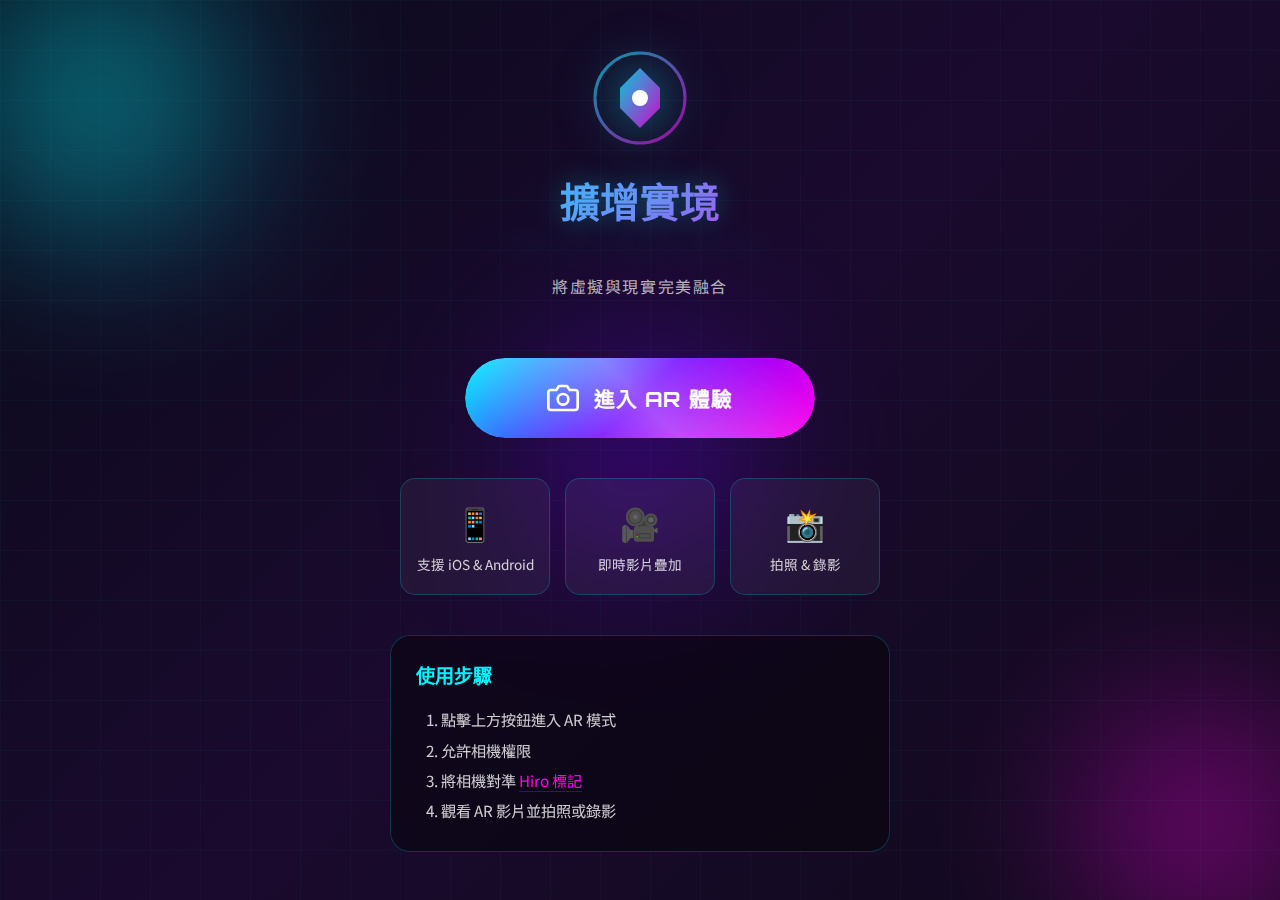
<file: index.html>
<!DOCTYPE html>
<html lang="zh-TW">
<head>
    <meta charset="UTF-8">
    <meta name="viewport" content="width=device-width, initial-scale=1.0, maximum-scale=1.0, user-scalable=no">
    <meta name="apple-mobile-web-app-capable" content="yes">
    <meta name="mobile-web-app-capable" content="yes">
    <title>AR 體驗 - 擴增實境網站</title>
    <link rel="stylesheet" href="styles.css">
    <link href="https://fonts.googleapis.com/css2?family=Orbitron:wght@400;700;900&family=Noto+Sans+TC:wght@400;700&display=swap" rel="stylesheet">
</head>
<body class="landing-page">
    <!-- 動態背景 -->
    <div class="animated-background">
        <div class="gradient-orb orb-1"></div>
        <div class="gradient-orb orb-2"></div>
        <div class="gradient-orb orb-3"></div>
        <div class="grid-overlay"></div>
    </div>

    <!-- 主要內容 -->
    <div class="landing-container">
        <div class="content-wrapper">
            <!-- Logo/標題區 -->
            <div class="header-section">
                <div class="logo-icon">
                    <svg viewBox="0 0 100 100" xmlns="http://www.w3.org/2000/svg">
                        <defs>
                            <linearGradient id="logoGradient" x1="0%" y1="0%" x2="100%" y2="100%">
                                <stop offset="0%" style="stop-color:#00f5ff;stop-opacity:1" />
                                <stop offset="100%" style="stop-color:#ff00ea;stop-opacity:1" />
                            </linearGradient>
                        </defs>
                        <circle cx="50" cy="50" r="45" fill="none" stroke="url(#logoGradient)" stroke-width="3" opacity="0.6"/>
                        <polygon points="50,20 70,40 70,60 50,80 30,60 30,40" fill="url(#logoGradient)" opacity="0.8"/>
                        <circle cx="50" cy="50" r="8" fill="#fff"/>
                    </svg>
                </div>
                <h1 class="main-title">
                    <span class="title-line">擴增實境</span>
                    <span class="title-line subtitle">AR EXPERIENCE</span>
                </h1>
                <p class="tagline">將虛擬與現實完美融合</p>
            </div>

            <!-- CTA 按鈕 -->
            <div class="cta-section">
                <button id="enterARBtn" class="enter-ar-button">
                    <span class="button-bg"></span>
                    <span class="button-content">
                        <svg class="button-icon" viewBox="0 0 24 24" fill="none" xmlns="http://www.w3.org/2000/svg">
                            <path d="M23 19a2 2 0 0 1-2 2H3a2 2 0 0 1-2-2V8a2 2 0 0 1 2-2h4l2-3h6l2 3h4a2 2 0 0 1 2 2z" stroke="currentColor" stroke-width="2" stroke-linecap="round" stroke-linejoin="round"/>
                            <circle cx="12" cy="13" r="4" stroke="currentColor" stroke-width="2" stroke-linecap="round" stroke-linejoin="round"/>
                        </svg>
                        <span class="button-text">進入 AR 體驗</span>
                    </span>
                    <span class="button-shine"></span>
                </button>
                
                <div class="info-cards">
                    <div class="info-card">
                        <div class="card-icon">📱</div>
                        <div class="card-text">支援 iOS & Android</div>
                    </div>
                    <div class="info-card">
                        <div class="card-icon">🎥</div>
                        <div class="card-text">即時影片疊加</div>
                    </div>
                    <div class="info-card">
                        <div class="card-icon">📸</div>
                        <div class="card-text">拍照 & 錄影</div>
                    </div>
                </div>
            </div>

            <!-- 使用說明 -->
            <div class="instructions">
                <h3>使用步驟</h3>
                <ol>
                    <li>點擊上方按鈕進入 AR 模式</li>
                    <li>允許相機權限</li>
                    <li>將相機對準 <a href="marker.html" target="_blank">Hiro 標記</a></li>
                    <li>觀看 AR 影片並拍照或錄影</li>
                </ol>
            </div>
        </div>
    </div>

    <script>
        // 進入 AR 體驗
        document.getElementById('enterARBtn').addEventListener('click', function() {
            // 添加點擊動畫
            this.style.transform = 'scale(0.95)';
            setTimeout(() => {
                this.style.transform = '';
                window.location.href = 'ar.html';
            }, 150);
        });

        // 背景動畫
        const orbs = document.querySelectorAll('.gradient-orb');
        orbs.forEach((orb, index) => {
            const duration = 20 + index * 5;
            orb.style.animationDuration = `${duration}s`;
        });
    </script>
</body>
</html>
</file>
<file: styles.css>
/* ===========================
   全域樣式與重置
   =========================== */
* {
    margin: 0;
    padding: 0;
    box-sizing: border-box;
    -webkit-tap-highlight-color: transparent;
}

body {
    font-family: 'Noto Sans TC', -apple-system, BlinkMacSystemFont, sans-serif;
    overflow: hidden;
    width: 100vw;
    height: 100vh;
    position: fixed;
    background: #000;
    color: #fff;
}

/* ===========================
   Landing Page 樣式
   =========================== */
.landing-page {
    overflow: hidden;
}

.animated-background {
    position: fixed;
    top: 0;
    left: 0;
    width: 100%;
    height: 100%;
    background: linear-gradient(135deg, #0a0a1a 0%, #1a0a2e 50%, #0f0a1a 100%);
    overflow: hidden;
    z-index: 0;
}

/* 動態漸層球體 */
.gradient-orb {
    position: absolute;
    border-radius: 50%;
    filter: blur(80px);
    opacity: 0.6;
    animation: float 20s ease-in-out infinite;
}

.orb-1 {
    width: 400px;
    height: 400px;
    background: radial-gradient(circle, #00f5ff 0%, transparent 70%);
    top: -100px;
    left: -100px;
    animation-delay: 0s;
}

.orb-2 {
    width: 350px;
    height: 350px;
    background: radial-gradient(circle, #ff00ea 0%, transparent 70%);
    bottom: -100px;
    right: -100px;
    animation-delay: -7s;
}

.orb-3 {
    width: 300px;
    height: 300px;
    background: radial-gradient(circle, #7000ff 0%, transparent 70%);
    top: 50%;
    left: 50%;
    transform: translate(-50%, -50%);
    animation-delay: -14s;
}

@keyframes float {
    0%, 100% { transform: translate(0, 0) scale(1); }
    25% { transform: translate(30px, -30px) scale(1.1); }
    50% { transform: translate(-20px, 20px) scale(0.9); }
    75% { transform: translate(20px, 30px) scale(1.05); }
}

/* 網格覆蓋層 */
.grid-overlay {
    position: absolute;
    top: 0;
    left: 0;
    width: 100%;
    height: 100%;
    background-image: 
        linear-gradient(rgba(0, 245, 255, 0.03) 1px, transparent 1px),
        linear-gradient(90deg, rgba(0, 245, 255, 0.03) 1px, transparent 1px);
    background-size: 50px 50px;
    animation: gridMove 20s linear infinite;
}

@keyframes gridMove {
    0% { transform: translate(0, 0); }
    100% { transform: translate(50px, 50px); }
}

/* 主容器 */
.landing-container {
    position: relative;
    z-index: 1;
    width: 100%;
    height: 100%;
    display: flex;
    align-items: center;
    justify-content: center;
    padding: 20px;
}

.content-wrapper {
    max-width: 500px;
    width: 100%;
    text-align: center;
    animation: fadeInUp 1s ease-out;
}

@keyframes fadeInUp {
    from {
        opacity: 0;
        transform: translateY(30px);
    }
    to {
        opacity: 1;
        transform: translateY(0);
    }
}

/* Logo 與標題 */
.header-section {
    margin-bottom: 60px;
    animation: fadeInUp 1s ease-out 0.2s both;
}

.logo-icon {
    width: 100px;
    height: 100px;
    margin: 0 auto 30px;
    animation: rotate3d 10s linear infinite;
}

@keyframes rotate3d {
    0% { transform: rotateY(0deg) rotateX(0deg); }
    50% { transform: rotateY(180deg) rotateX(10deg); }
    100% { transform: rotateY(360deg) rotateX(0deg); }
}

.logo-icon svg {
    width: 100%;
    height: 100%;
    filter: drop-shadow(0 0 20px rgba(0, 245, 255, 0.5));
}

.main-title {
    font-family: 'Orbitron', sans-serif;
    font-size: 2.5rem;
    font-weight: 900;
    line-height: 1.2;
    margin-bottom: 15px;
    background: linear-gradient(135deg, #00f5ff 0%, #ff00ea 100%);
    -webkit-background-clip: text;
    -webkit-text-fill-color: transparent;
    background-clip: text;
    text-shadow: 0 0 30px rgba(0, 245, 255, 0.3);
}

.title-line {
    display: block;
}

.subtitle {
    font-size: 1.2rem;
    font-weight: 400;
    letter-spacing: 0.3em;
    margin-top: 10px;
    opacity: 0.8;
}

.tagline {
    font-size: 1rem;
    color: rgba(255, 255, 255, 0.7);
    letter-spacing: 0.1em;
}

/* CTA 按鈕 */
.cta-section {
    animation: fadeInUp 1s ease-out 0.4s both;
}

.enter-ar-button {
    position: relative;
    width: 100%;
    max-width: 350px;
    height: 80px;
    margin: 0 auto 40px;
    border: none;
    border-radius: 50px;
    background: transparent;
    cursor: pointer;
    overflow: hidden;
    transition: transform 0.2s ease;
    font-family: 'Orbitron', sans-serif;
}

.enter-ar-button:active {
    transform: scale(0.95);
}

.button-bg {
    position: absolute;
    top: 0;
    left: 0;
    width: 100%;
    height: 100%;
    background: linear-gradient(135deg, #00f5ff 0%, #7000ff 50%, #ff00ea 100%);
    border-radius: 50px;
    transition: all 0.3s ease;
}

.enter-ar-button:hover .button-bg {
    filter: brightness(1.2);
    box-shadow: 0 0 40px rgba(0, 245, 255, 0.6);
}

.button-content {
    position: relative;
    z-index: 2;
    display: flex;
    align-items: center;
    justify-content: center;
    gap: 15px;
    height: 100%;
    color: #fff;
    font-size: 1.3rem;
    font-weight: 700;
    letter-spacing: 0.05em;
}

.button-icon {
    width: 32px;
    height: 32px;
    stroke: currentColor;
}

.button-shine {
    position: absolute;
    top: -50%;
    left: -50%;
    width: 200%;
    height: 200%;
    background: linear-gradient(45deg, transparent 30%, rgba(255, 255, 255, 0.3) 50%, transparent 70%);
    animation: shine 3s ease-in-out infinite;
}

@keyframes shine {
    0% { transform: translateX(-100%) translateY(-100%) rotate(45deg); }
    100% { transform: translateX(100%) translateY(100%) rotate(45deg); }
}

/* 資訊卡片 */
.info-cards {
    display: flex;
    gap: 15px;
    justify-content: center;
    flex-wrap: wrap;
    margin-bottom: 40px;
}

.info-card {
    flex: 1;
    min-width: 100px;
    max-width: 150px;
    padding: 20px 15px;
    background: rgba(255, 255, 255, 0.05);
    border: 1px solid rgba(0, 245, 255, 0.2);
    border-radius: 15px;
    backdrop-filter: blur(10px);
    transition: all 0.3s ease;
}

.info-card:hover {
    background: rgba(255, 255, 255, 0.1);
    border-color: rgba(0, 245, 255, 0.5);
    transform: translateY(-5px);
}

.card-icon {
    font-size: 2rem;
    margin-bottom: 10px;
}

.card-text {
    font-size: 0.85rem;
    color: rgba(255, 255, 255, 0.8);
    line-height: 1.4;
}

/* 使用說明 */
.instructions {
    padding: 25px;
    background: rgba(0, 0, 0, 0.4);
    border: 1px solid rgba(0, 245, 255, 0.2);
    border-radius: 20px;
    backdrop-filter: blur(10px);
    text-align: left;
    animation: fadeInUp 1s ease-out 0.6s both;
}

.instructions h3 {
    font-family: 'Orbitron', sans-serif;
    font-size: 1.2rem;
    margin-bottom: 15px;
    color: #00f5ff;
}

.instructions ol {
    padding-left: 25px;
    line-height: 2;
}

.instructions li {
    color: rgba(255, 255, 255, 0.8);
    font-size: 0.95rem;
}

.instructions a {
    color: #ff00ea;
    text-decoration: none;
    border-bottom: 1px solid rgba(255, 0, 234, 0.3);
    transition: all 0.3s ease;
}

.instructions a:hover {
    color: #00f5ff;
    border-bottom-color: rgba(0, 245, 255, 0.5);
}

/* ===========================
   AR Page 樣式
   =========================== */
.ar-page {
    background: #000;
}

/* A-Frame 場景 */
a-scene {
    width: 100vw;
    height: 100vh;
    position: fixed;
    top: 0;
    left: 0;
}

/* 載入畫面 */
.loading-screen {
    position: fixed;
    top: 0;
    left: 0;
    width: 100%;
    height: 100%;
    background: linear-gradient(135deg, #0a0a1a 0%, #1a0a2e 100%);
    display: flex;
    align-items: center;
    justify-content: center;
    z-index: 9999;
    transition: opacity 0.5s ease;
}

.loading-screen.hidden {
    opacity: 0;
    pointer-events: none;
}

.loading-content {
    text-align: center;
}

.loader {
    width: 60px;
    height: 60px;
    margin: 0 auto 30px;
    border: 4px solid rgba(0, 245, 255, 0.2);
    border-top-color: #00f5ff;
    border-radius: 50%;
    animation: spin 1s linear infinite;
}

@keyframes spin {
    to { transform: rotate(360deg); }
}

.loading-text {
    font-size: 1.2rem;
    color: #00f5ff;
    margin-bottom: 10px;
    font-family: 'Orbitron', sans-serif;
}

.loading-hint {
    font-size: 0.9rem;
    color: rgba(255, 255, 255, 0.6);
}

/* AR UI 控制層 */
.ar-ui {
    position: fixed;
    top: 0;
    left: 0;
    width: 100%;
    height: 100%;
    z-index: 100;
    pointer-events: none;
    transition: opacity 0.3s ease;
}

.ar-ui.hidden {
    opacity: 0;
}

.ar-ui > * {
    pointer-events: auto;
}

/* 頂部狀態列 */
.top-bar {
    position: absolute;
    top: 0;
    left: 0;
    width: 100%;
    padding: 20px;
    display: flex;
    justify-content: space-between;
    align-items: center;
    background: linear-gradient(to bottom, rgba(0, 0, 0, 0.7) 0%, transparent 100%);
}

.control-btn {
    display: flex;
    align-items: center;
    gap: 8px;
    padding: 12px 20px;
    background: rgba(0, 0, 0, 0.7);
    border: 1px solid rgba(255, 255, 255, 0.2);
    border-radius: 25px;
    color: #fff;
    font-size: 0.95rem;
    font-family: 'Noto Sans TC', sans-serif;
    cursor: pointer;
    transition: all 0.3s ease;
    backdrop-filter: blur(10px);
}

.control-btn:active {
    transform: scale(0.95);
}

.control-btn svg {
    width: 20px;
    height: 20px;
    stroke: currentColor;
}

.back-btn:hover {
    background: rgba(255, 0, 0, 0.3);
    border-color: rgba(255, 0, 0, 0.5);
}

/* 標記狀態 */
.marker-status {
    display: flex;
    align-items: center;
    gap: 10px;
    padding: 10px 20px;
    background: rgba(0, 0, 0, 0.7);
    border: 1px solid rgba(255, 255, 255, 0.2);
    border-radius: 25px;
    backdrop-filter: blur(10px);
}

.status-dot {
    width: 10px;
    height: 10px;
    border-radius: 50%;
    background: #ff6b6b;
    animation: pulse 2s ease-in-out infinite;
}

.marker-status.found .status-dot {
    background: #51cf66;
}

@keyframes pulse {
    0%, 100% { opacity: 1; transform: scale(1); }
    50% { opacity: 0.5; transform: scale(0.8); }
}

.status-text {
    font-size: 0.9rem;
    color: #fff;
}

/* 錄影計時器 */
.recording-timer {
    position: absolute;
    top: 80px;
    left: 50%;
    transform: translateX(-50%);
    display: flex;
    align-items: center;
    gap: 10px;
    padding: 15px 25px;
    background: rgba(255, 0, 0, 0.9);
    border-radius: 30px;
    font-family: 'Orbitron', monospace;
    font-size: 1.2rem;
    color: #fff;
    backdrop-filter: blur(10px);
    box-shadow: 0 4px 20px rgba(255, 0, 0, 0.4);
}

.recording-timer.hidden {
    display: none;
}

.recording-dot {
    width: 12px;
    height: 12px;
    border-radius: 50%;
    background: #fff;
    animation: blink 1s ease-in-out infinite;
}

@keyframes blink {
    0%, 100% { opacity: 1; }
    50% { opacity: 0.3; }
}

.timer-limit {
    opacity: 0.7;
    font-size: 0.9rem;
}

/* 底部控制列 */
.bottom-controls {
    position: absolute;
    bottom: 30px;
    left: 50%;
    transform: translateX(-50%);
    display: flex;
    gap: 15px;
    padding: 15px;
    background: rgba(0, 0, 0, 0.7);
    border: 1px solid rgba(255, 255, 255, 0.2);
    border-radius: 50px;
    backdrop-filter: blur(10px);
}

.capture-btn {
    background: rgba(0, 245, 255, 0.3);
    border-color: rgba(0, 245, 255, 0.5);
}

.capture-btn:hover {
    background: rgba(0, 245, 255, 0.5);
    box-shadow: 0 0 20px rgba(0, 245, 255, 0.5);
}

.record-btn {
    background: rgba(255, 0, 100, 0.3);
    border-color: rgba(255, 0, 100, 0.5);
}

.record-btn:hover {
    background: rgba(255, 0, 100, 0.5);
    box-shadow: 0 0 20px rgba(255, 0, 100, 0.5);
}

.record-btn.recording {
    background: rgba(255, 0, 0, 0.8);
    animation: recordPulse 1s ease-in-out infinite;
}

@keyframes recordPulse {
    0%, 100% { box-shadow: 0 0 20px rgba(255, 0, 0, 0.5); }
    50% { box-shadow: 0 0 30px rgba(255, 0, 0, 0.8); }
}

.download-btn {
    background: rgba(0, 255, 100, 0.3);
    border-color: rgba(0, 255, 100, 0.5);
    text-decoration: none;
}

.download-btn:hover {
    background: rgba(0, 255, 100, 0.5);
    box-shadow: 0 0 20px rgba(0, 255, 100, 0.5);
}

.hidden {
    display: none !important;
}

/* 提示訊息 */
.hint-message {
    position: absolute;
    bottom: 120px;
    left: 50%;
    transform: translateX(-50%);
    text-align: center;
    padding: 20px 30px;
    background: rgba(0, 0, 0, 0.8);
    border: 1px solid rgba(0, 245, 255, 0.3);
    border-radius: 20px;
    backdrop-filter: blur(10px);
    max-width: 90%;
}

.hint-message p {
    font-size: 1rem;
    margin-bottom: 10px;
    color: #fff;
}

.marker-link {
    display: inline-block;
    padding: 8px 20px;
    background: rgba(0, 245, 255, 0.2);
    border: 1px solid rgba(0, 245, 255, 0.5);
    border-radius: 20px;
    color: #00f5ff;
    text-decoration: none;
    font-size: 0.9rem;
    transition: all 0.3s ease;
}

.marker-link:hover {
    background: rgba(0, 245, 255, 0.4);
    box-shadow: 0 0 15px rgba(0, 245, 255, 0.4);
}

/* ===========================
   響應式設計
   =========================== */
@media (max-width: 480px) {
    .main-title {
        font-size: 2rem;
    }
    
    .subtitle {
        font-size: 1rem;
    }
    
    .enter-ar-button {
        height: 70px;
    }
    
    .button-content {
        font-size: 1.1rem;
    }
    
    .info-cards {
        gap: 10px;
    }
    
    .info-card {
        min-width: 90px;
        padding: 15px 10px;
    }
    
    .card-icon {
        font-size: 1.5rem;
    }
    
    .card-text {
        font-size: 0.75rem;
    }
    
    .bottom-controls {
        gap: 10px;
        padding: 10px;
    }
    
    .control-btn {
        padding: 10px 15px;
        font-size: 0.85rem;
    }
    
    .control-btn svg {
        width: 18px;
        height: 18px;
    }
}

/* 橫向模式提示 */
@media (orientation: landscape) and (max-height: 500px) {
    .header-section {
        margin-bottom: 30px;
    }
    
    .logo-icon {
        width: 60px;
        height: 60px;
        margin-bottom: 15px;
    }
    
    .main-title {
        font-size: 1.8rem;
    }
    
    .info-cards {
        margin-bottom: 20px;
    }
    
    .instructions {
        padding: 15px;
    }
}
</file>
